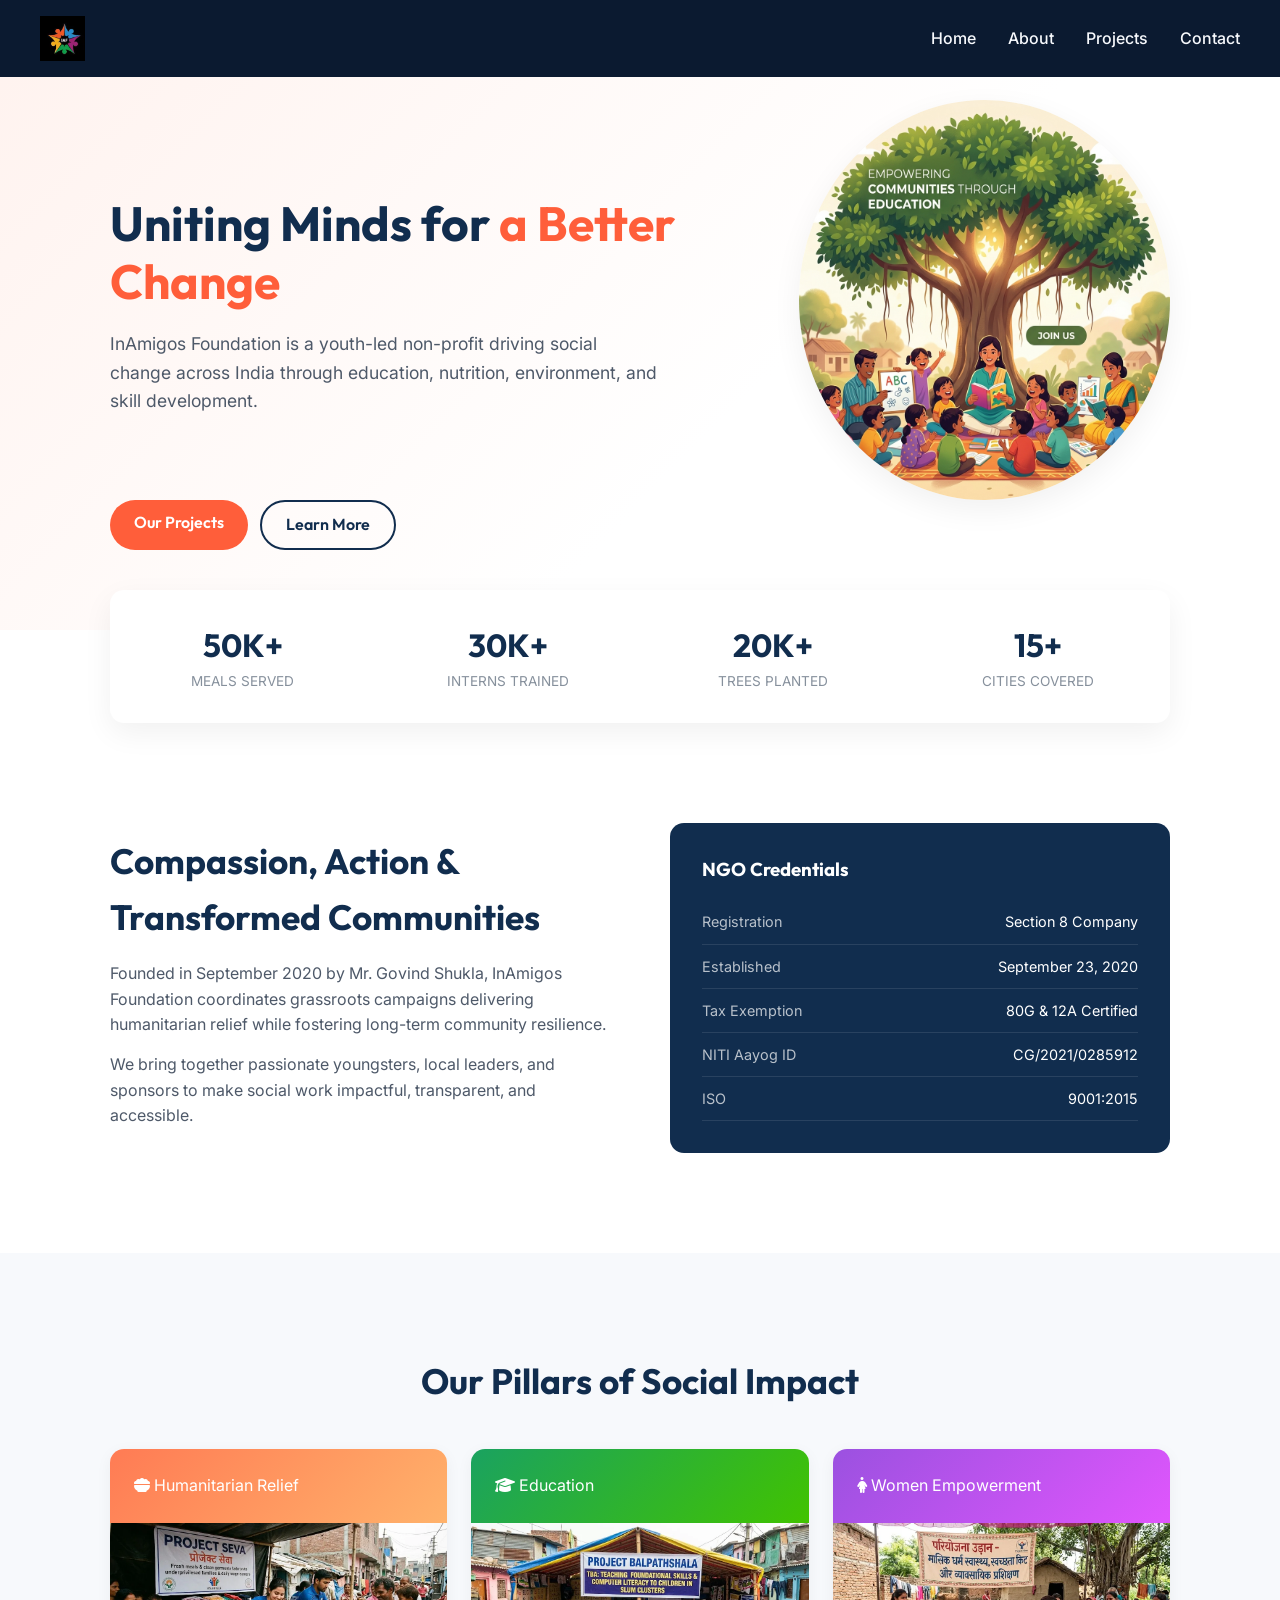
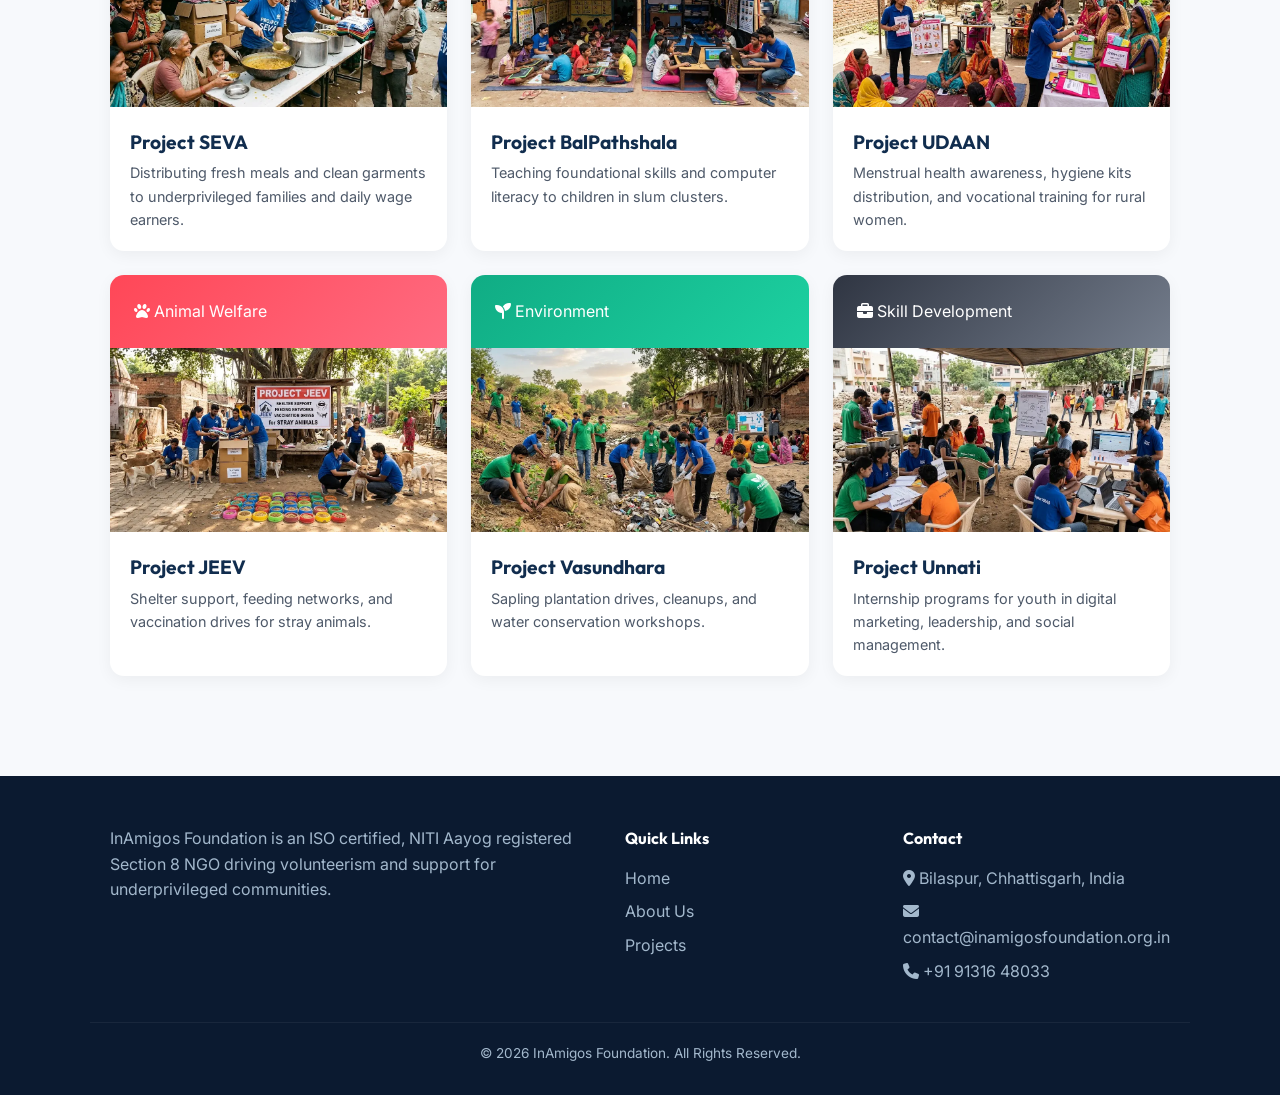
<file: Frontend/index.html>
<!DOCTYPE html>
<html lang="en">
<head>
    <meta charset="UTF-8">
    <meta name="viewport" content="width=device-width, initial-scale=1.0">
    <meta name="description" content="InAmigos Foundation - Section 8 NGO for food, education, women empowerment, and environment across India.">
    <link rel="stylesheet" href="index.css">
    <link rel="stylesheet" href="https://cdnjs.cloudflare.com/ajax/libs/font-awesome/6.4.0/css/all.min.css">
    <link rel="icon" href="InAmigos.webp">
    <title>InAmigos Foundation</title>
</head>
<body>

    <!-- Header -->
    <header id="head">
        <a href="#home"><img src="InAmigos.webp" alt="InAmigos Logo"></a>
        <nav id="nav">
            <a href="#home">Home</a>
            <a href="#about">About</a>
            <a href="#projects">Projects</a>
            <a href="#contact">Contact</a>
        </nav>
    </header>

    <!-- Hero -->
    <section class="hero" id="home">
        <div class="container"> 
            <div class="containers">
            <div>
                <h1>Uniting Minds for <span>a Better Change</span></h1>
                <p>InAmigos Foundation is a youth-led non-profit driving social change across India through education, nutrition, environment, and skill development.</p>
            </div>
            <div class="image">
                <img src="hero_ngo_work.webp" alt="" height="400px" width="400px">
            </div>
            </div>
            <div class="btns">
                <a href="#projects" class="btn btn-primary">Our Projects</a>
                <a href="#about" class="btn btn-outline">Learn More</a>
            </div>
        </div>
    </section>

    <!-- Stats -->
    <section>
        <div class="container">
            <div class="stats">
                <div><h3>50K+</h3><p>Meals Served</p></div>
                <div><h3>30K+</h3><p>Interns Trained</p></div>
                <div><h3>20K+</h3><p>Trees Planted</p></div>
                <div><h3>15+</h3><p>Cities Covered</p></div>
            </div>
        </div>
    </section>

    <!-- About -->
    <section class="about" id="about">
        <div class="container about-grid">
            <div>
                <h2>Compassion, Action & Transformed Communities</h2>
                <p>Founded in September 2020 by Mr. Govind Shukla, InAmigos Foundation coordinates grassroots campaigns delivering humanitarian relief while fostering long-term community resilience.</p>
                <p>We bring together passionate youngsters, local leaders, and sponsors to make social work impactful, transparent, and accessible.</p>
            </div>
            <div class="credentials">
                <h3>NGO Credentials</h3>
                <ul>
                    <li><span>Registration</span><span>Section 8 Company</span></li>
                    <li><span>Established</span><span>September 23, 2020</span></li>
                    <li><span>Tax Exemption</span><span>80G & 12A Certified</span></li>
                    <li><span>NITI Aayog ID</span><span>CG/2021/0285912</span></li>
                    <li><span>ISO</span><span>9001:2015</span></li>
                </ul>
            </div>
        </div>
    </section>

    <!-- Projects -->
    <section class="projects" id="projects">
        <div class="container">
            <h2>Our Pillars of Social Impact</h2>
            <div class="project-grid">
                <div class="project-card">
                    <div class="project-banner" style="background: linear-gradient(135deg, #ff7b54, #ffb26b);">
                        <i class="fa-solid fa-bowl-food"></i> Humanitarian Relief
                    </div>
                    <img src="food1.webp" alt="">
                    <h3>Project SEVA</h3>
                    <p>Distributing fresh meals and clean garments to underprivileged families and daily wage earners.</p>
                </div>
                <div class="project-card">
                    <div class="project-banner" style="background: linear-gradient(135deg, #1aa260, #41c300);">
                        <i class="fa-solid fa-graduation-cap"></i> Education
                    </div>
                    <img src="bal.webp" alt="">
                    <h3>Project BalPathshala </h3>
                    <p>Teaching foundational skills and computer literacy to children in slum clusters.</p>
                </div>
                <div class="project-card">
                    <div class="project-banner" style="background: linear-gradient(135deg, #9b51e0, #e056fd);">
                        <i class="fa-solid fa-person-dress"></i> Women Empowerment
                    </div>
                    <img src="uddan.webp" alt="">
                    <h3>Project UDAAN</h3>
                    <p>Menstrual health awareness, hygiene kits distribution, and vocational training for rural women.</p>
                </div>
                <div class="project-card">
                    <div class="project-banner" style="background: linear-gradient(135deg, #ff4757, #ff6b81);">
                        <i class="fa-solid fa-paw"></i> Animal Welfare
                    </div>
                    <img src="jeev.webp" alt="">
                    <h3>Project JEEV</h3>
                    <p>Shelter support, feeding networks, and vaccination drives for stray animals.</p>
                </div>
                <div class="project-card">
                    <div class="project-banner" style="background: linear-gradient(135deg, #10ac84, #1dd1a1);">
                        <i class="fa-solid fa-seedling"></i> Environment
                    </div>
                    <img src="env.webp" alt="">
                    <h3>Project Vasundhara</h3>
                    <p>Sapling plantation drives, cleanups, and water conservation workshops.</p>
                </div>
                <div class="project-card">
                    <div class="project-banner" style="background: linear-gradient(135deg, #2f3542, #747d8c);">
                        <i class="fa-solid fa-briefcase"></i> Skill Development
                    </div>
                    <img src="vikas (1).webp" alt="">
                    <h3>Project Unnati</h3>
                    <p>Internship programs for youth in digital marketing, leadership, and social management.</p>
                </div>
            </div>
        </div>
    </section>

    <!-- Footer -->
    <footer id="contact">
        <div class="container footer-grid">
            <div>
                <!-- <img src="InAmigos.webp" alt="InAmigos Logo"> -->
                <p>InAmigos Foundation is an ISO certified, NITI Aayog registered Section 8 NGO driving volunteerism and support for underprivileged communities.</p>
            </div>
            <div>
                <h4>Quick Links</h4>
                <ul>
                    <li><a href="#home">Home</a></li>
                    <li><a href="#about">About Us</a></li>
                    <li><a href="#projects">Projects</a></li>
                </ul>
            </div>
            <div>
                <h4>Contact</h4>
                <ul>
                    <li><i class="fa-solid fa-location-dot"></i> Bilaspur, Chhattisgarh, India</li>
                    <li><i class="fa-solid fa-envelope"></i> contact@inamigosfoundation.org.in</li>
                    <li><i class="fa-solid fa-phone"></i> +91 91316 48033</li>
                </ul>
            </div>
        </div>
        <div class="container footer-bottom">
            <p>&copy; 2026 InAmigos Foundation. All Rights Reserved.</p>
        </div>
    </footer>

</body>
</html>
</file>
<file: Frontend/index.css>
@import url('https://fonts.googleapis.com/css2?family=Inter:wght@400;500;600&family=Outfit:wght@500;600;700&display=swap');

* {
    margin: 0;
    padding: 0;
    box-sizing: border-box;
}

html {
    scroll-behavior: smooth;
}

body {
    font-family: 'Inter', sans-serif;
    color: #4e5969;
    line-height: 1.6;
}

#head {
    background-color: #0b1a30;

}

#nav a {
    color: #f7f9fc;
}

.image img {
    border-radius: 50%;
    box-shadow: 0 10px 30px rgba(0, 0, 0, 0.06);
    margin-top: -40px;
    position: relative;
    z-index: 10;
    text-align: right;
}

h1,
h2,
h3,
h4 {
    font-family: 'Outfit', sans-serif;
    color: #112d4e;
}

a {
    text-decoration: none;
    color: inherit;
}

img {
    max-width: 100%;
    display: block;
}

.container {
    /* display: flex; */
    max-width: 1100px;
    margin: 0 auto;
    padding: 0 20px;
}

.containers {
    display: flex;
    justify-content: space-between;
    align-items: center;
}

/* Header */
header {
    position: fixed;
    top: 0;
    width: 100%;
    background: rgba(255, 255, 255, 0.9);
    backdrop-filter: blur(10px);
    padding: 16px 40px;
    display: flex;
    justify-content: space-between;
    align-items: center;
    z-index: 100;
}

header img {
    height: 45px;
}

nav a {
    margin-left: 28px;
    font-weight: 500;
    color: #112d4e;
}

nav a:hover {
    color: #ff5e3a;
}

/* Buttons */
.btn {
    display: inline-block;
    padding: 10px 24px;
    border-radius: 50px;
    font-weight: 600;
    font-family: 'Outfit', sans-serif;
    cursor: pointer;
    border: none;
}

.btn-primary {
    background: #ff5e3a;
    color: #fff;
}

.btn-primary:hover {
    background: #e6502e;
}

.btn-outline {
    border: 2px solid #112d4e;
    color: #112d4e;
    background: none;
}

/* Hero */
.hero {
    padding: 140px 0 80px;
    background: linear-gradient(135deg, #fff2ee 0%, #fff 60%);
}

.hero h1 {
    font-size: 3rem;
    line-height: 1.2;
    margin-bottom: 20px;
}

.hero h1 span {
    color: #ff5e3a;
}

.hero p {
    font-size: 1.1rem;
    max-width: 550px;
    margin-bottom: 30px;
}

.hero .btns {
    display: flex;
    gap: 12px;
}

/* Stats */
.stats {
    display: grid;
    grid-template-columns: repeat(4, 1fr);
    background: #fff;
    border-radius: 14px;
    box-shadow: 0 10px 30px rgba(0, 0, 0, 0.06);
    margin-top: -40px;
    position: relative;
    z-index: 10;
    text-align: center;
    padding: 30px 0;
}

.stats h3 {
    font-size: 2rem;
    color: #112d4e;
}

.stats p {
    font-size: 0.85rem;
    color: #86909c;
    text-transform: uppercase;
}

/* About */
.about {
    padding: 100px 0;
}

.about-grid {
    display: grid;
    grid-template-columns: 1fr 1fr;
    gap: 60px;
    align-items: center;
}

.about h2 {
    font-size: 2.2rem;
    margin-bottom: 16px;
}

.about p {
    margin-bottom: 14px;
}

.credentials {
    background: #112d4e;
    color: #fff;
    padding: 32px;
    border-radius: 14px;
}

.credentials h3 {
    color: #fff;
    margin-bottom: 16px;
}

.credentials li {
    display: flex;
    justify-content: space-between;
    padding: 10px 0;
    border-bottom: 1px solid rgba(255, 255, 255, 0.1);
    font-size: 0.9rem;
    list-style: none;
}

.credentials li span:first-child {
    opacity: 0.7;
}

/* Projects */
.projects {
    padding: 100px 0;
    background: #f7f9fc;
}

.projects h2 {
    text-align: center;
    font-size: 2.2rem;
    margin-bottom: 40px;
}

.project-grid {
    display: grid;
    grid-template-columns: repeat(3, 1fr);
    gap: 24px;
}

.project-card {
    background: #fff;
    border-radius: 14px;
    overflow: hidden;
    box-shadow: 0 4px 16px rgba(0, 0, 0, 0.05);
    transition: transform 0.2s;
}

.project-card:hover {
    transform: translateY(-4px);
}

.project-banner {
    padding: 24px;
    color: #fff;
}

.project-card h3 {
    padding: 20px 20px 4px;
    font-size: 1.2rem;
}

.project-card p {
    padding: 0 20px 20px;
    font-size: 0.9rem;
}

/* Footer */
footer {
    background: #0b1a30;
    color: #a3b8cc;
    padding: 50px 0 30px;
}

.footer-grid {
    display: grid;
    grid-template-columns: 2fr 1fr 1fr;
    gap: 40px;
    margin-bottom: 30px;
}

footer img {
    height: 50px;
    margin-bottom: 16px;
    filter: brightness(0) invert(1);
}

footer h4 {
    color: #fff;
    margin-bottom: 14px;
}

footer ul {
    list-style: none;
}

footer li {
    margin-bottom: 8px;
}

footer a:hover {
    color: #ff5e3a;
}

.footer-bottom {
    border-top: 1px solid rgba(255, 255, 255, 0.06);
    padding-top: 20px;
    font-size: 0.85rem;
    text-align: center;
}

/* Responsive */
@media (max-width: 768px) {

    .stats,
    .about-grid,
    .project-grid,
    .footer-grid {
        grid-template-columns: 1fr;
    }

    .hero h1 {
        font-size: 2.2rem;
    }

    nav {
        display: none;
    }
}
</file>
